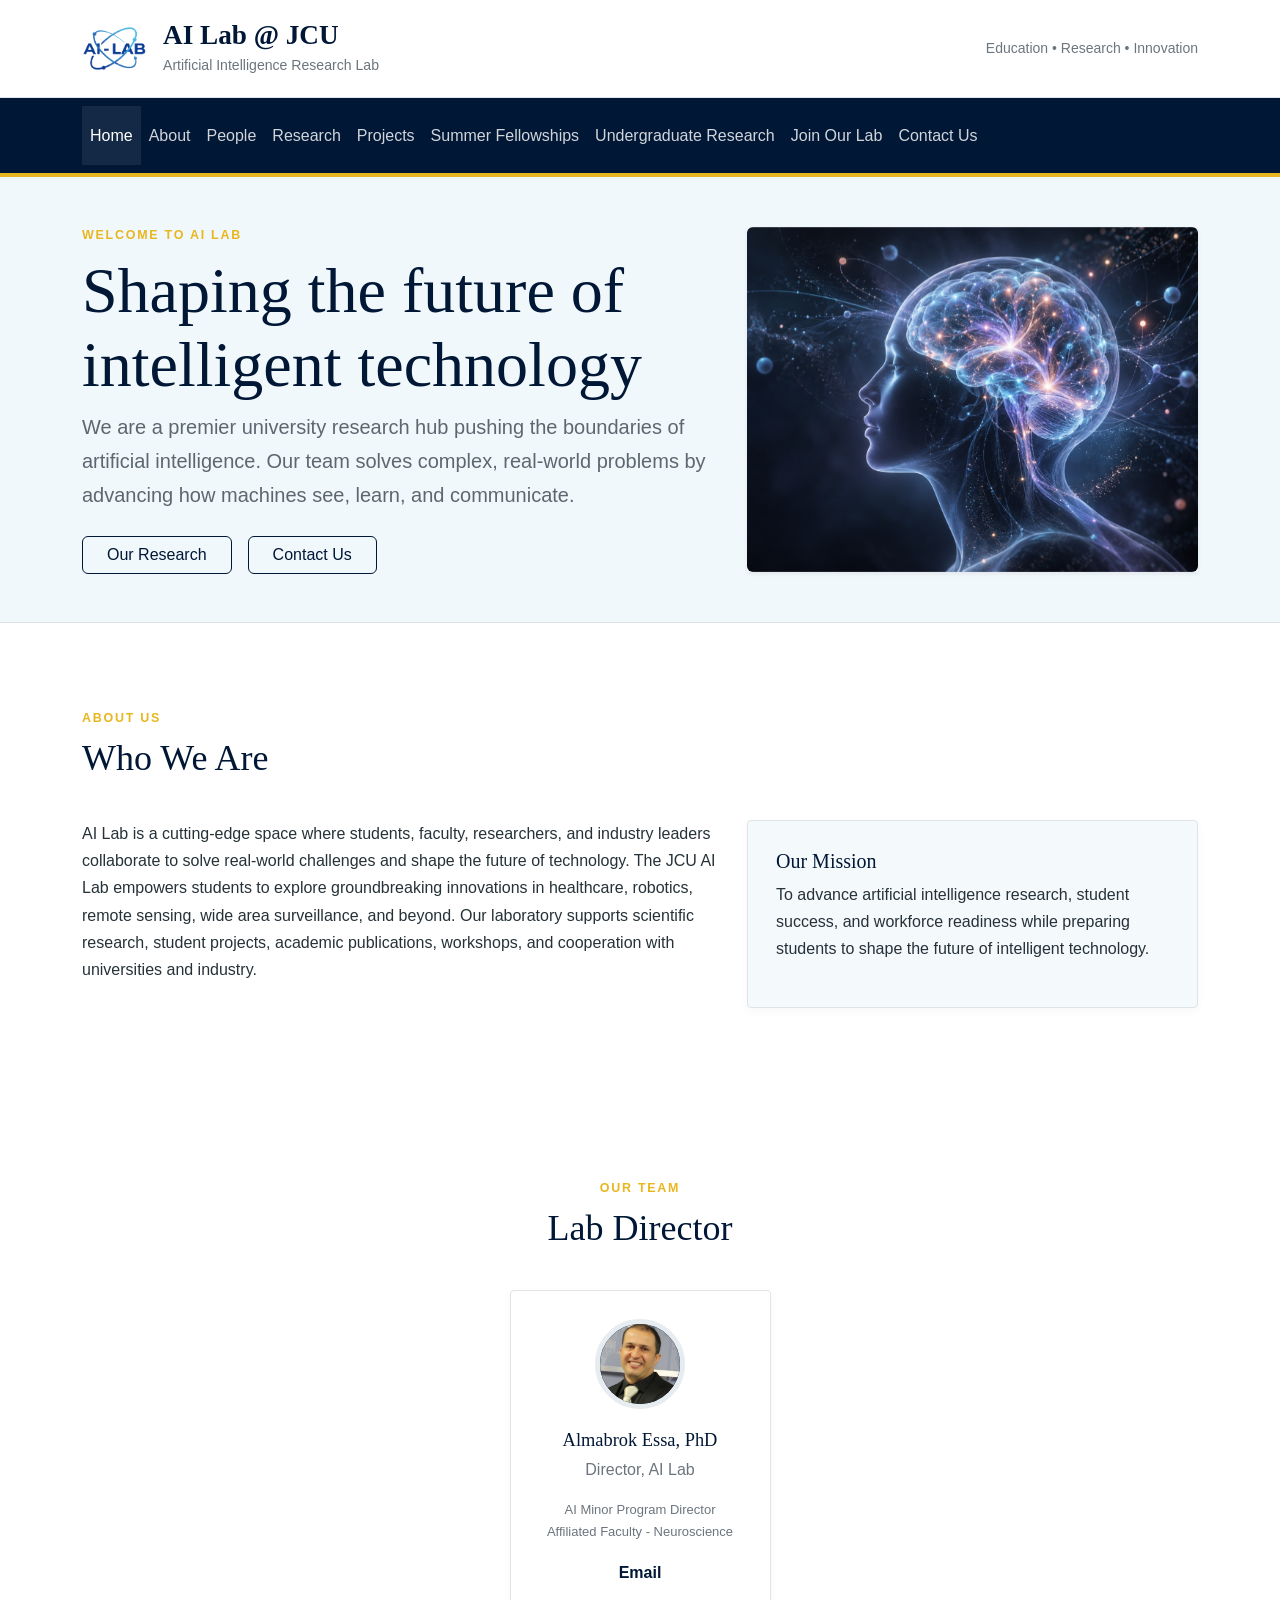
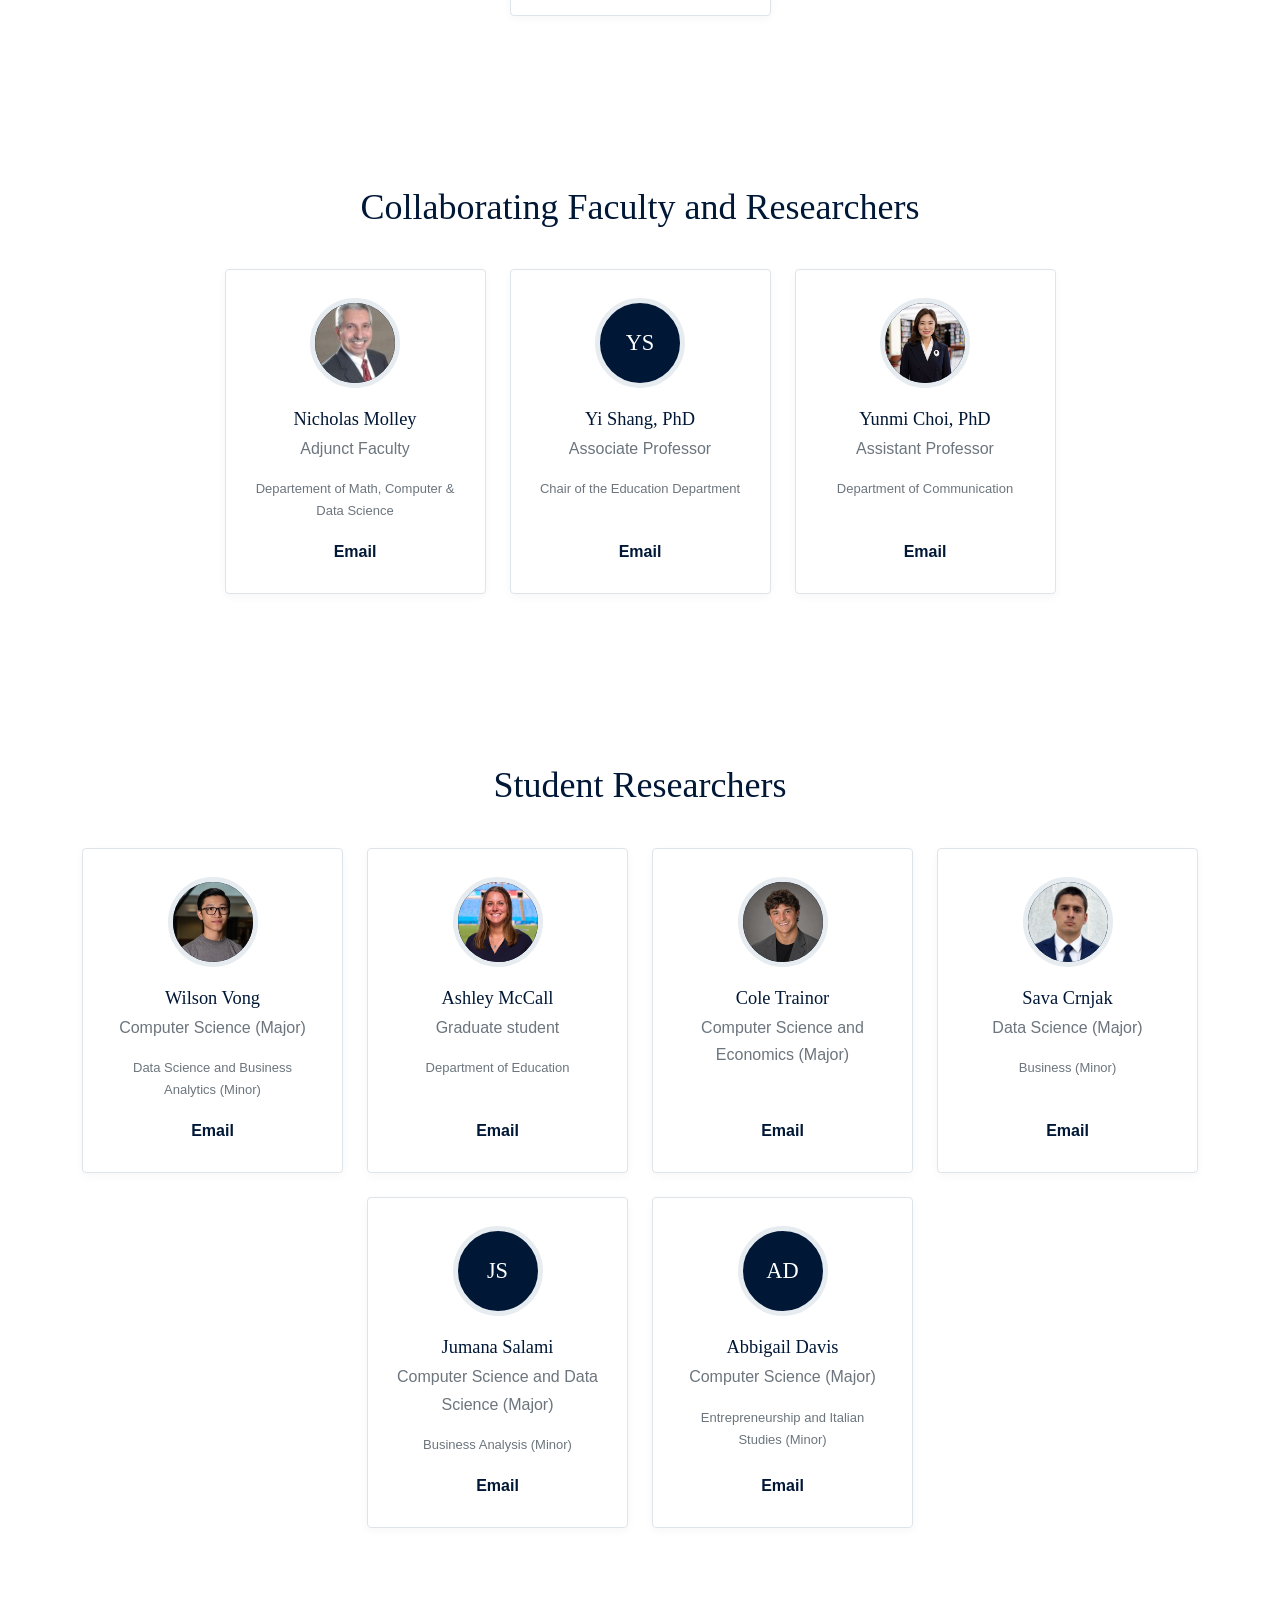
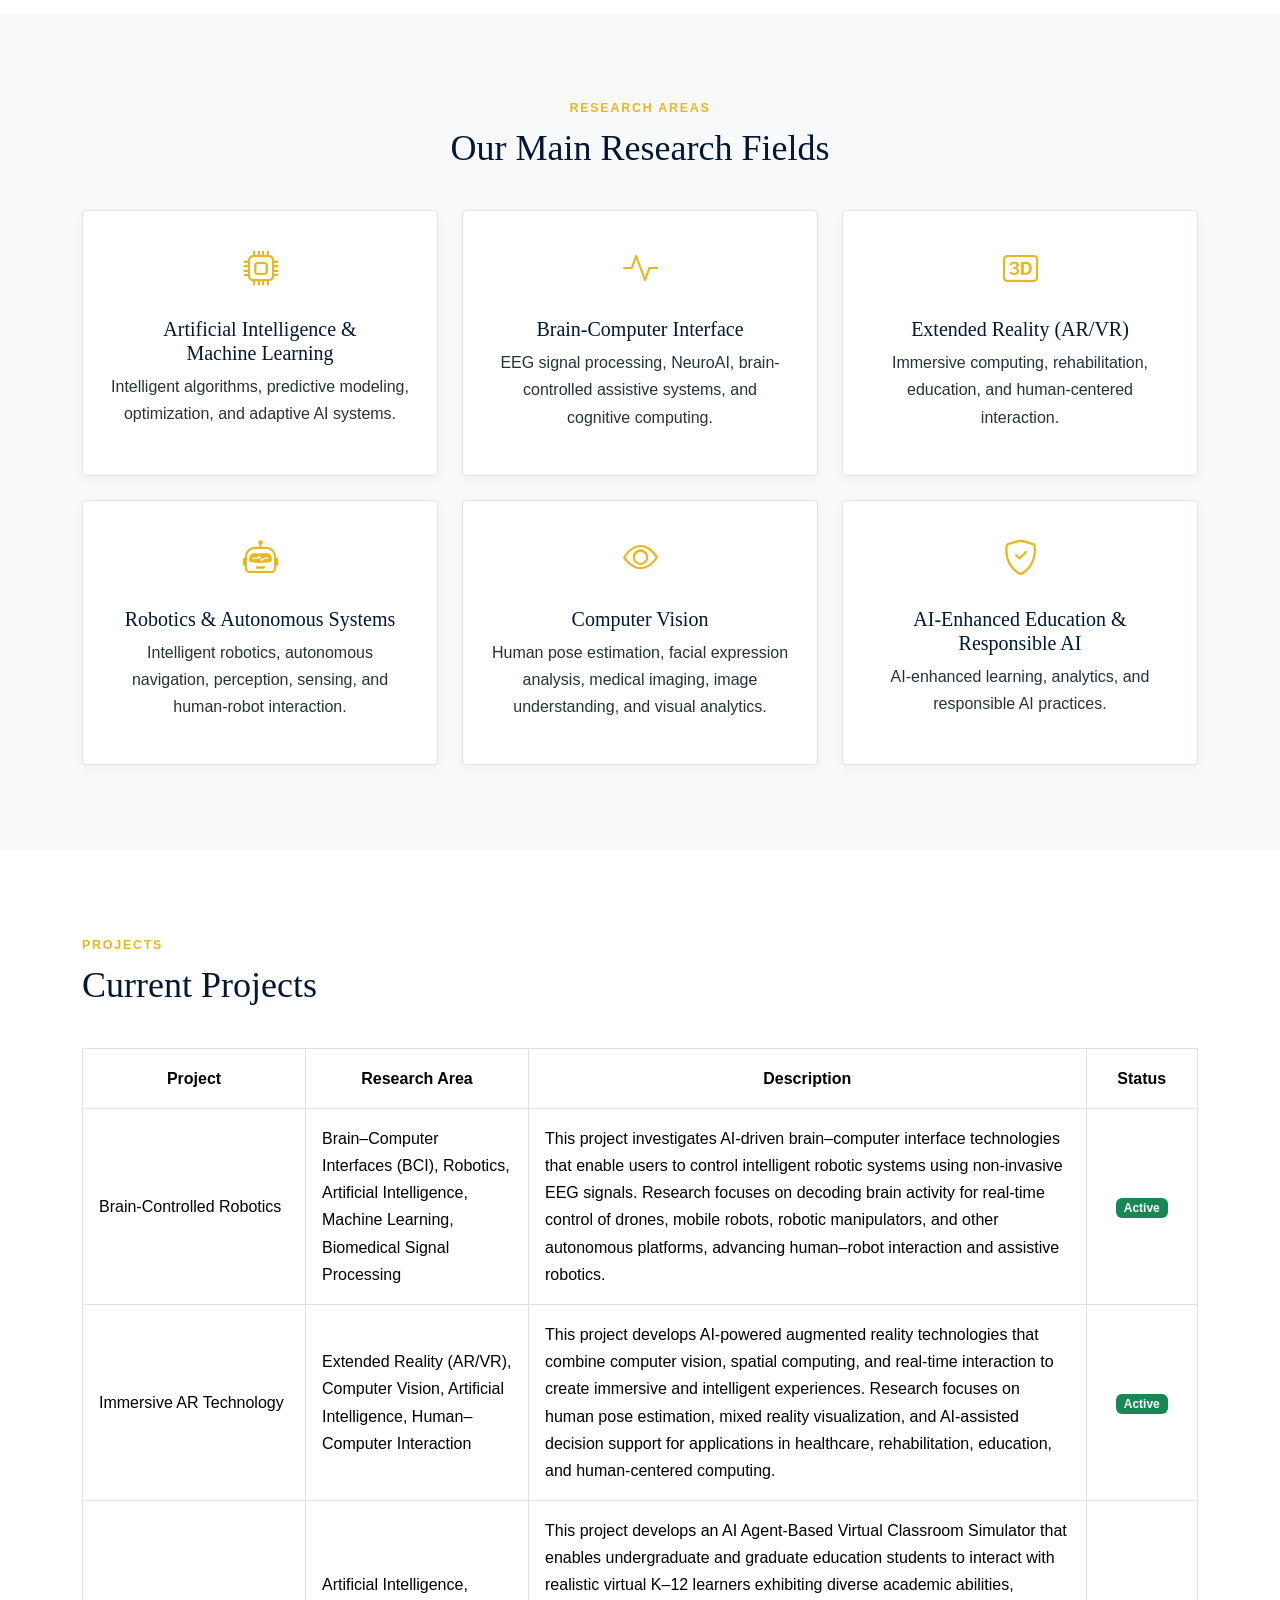
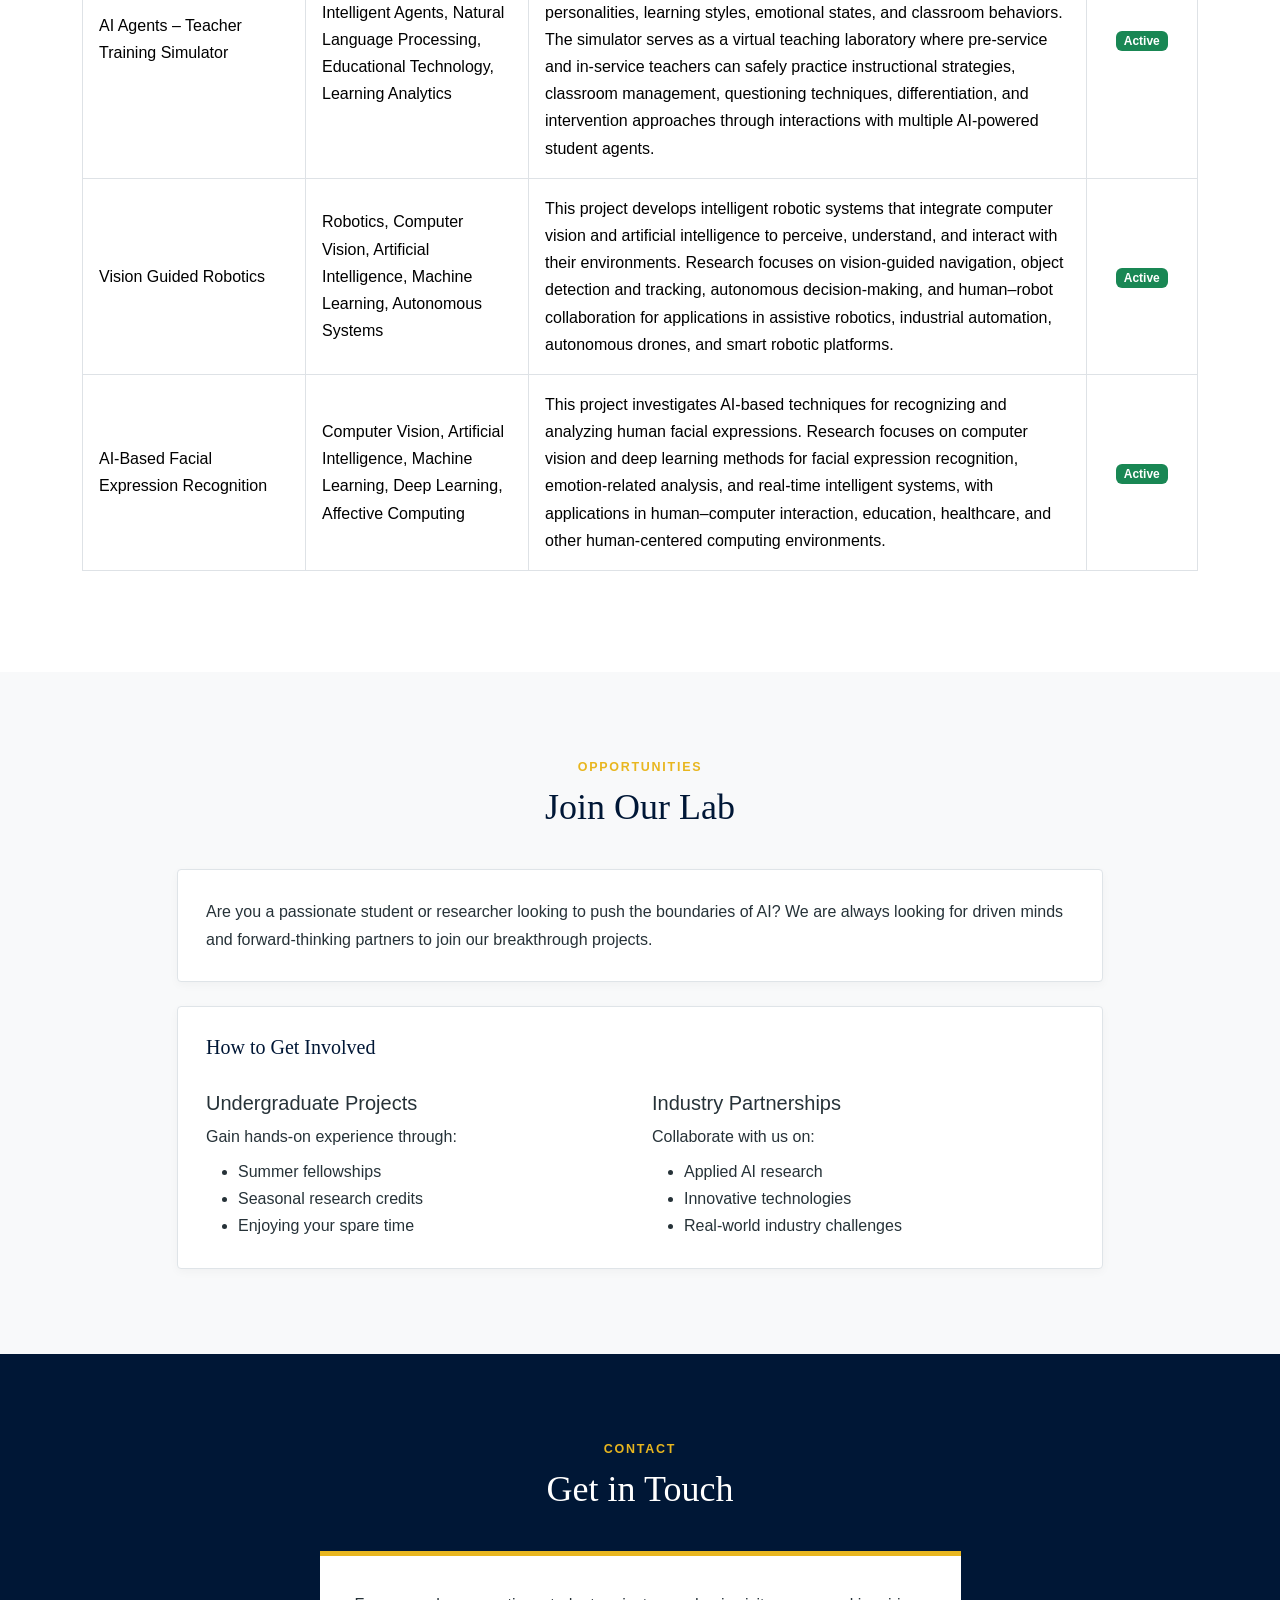
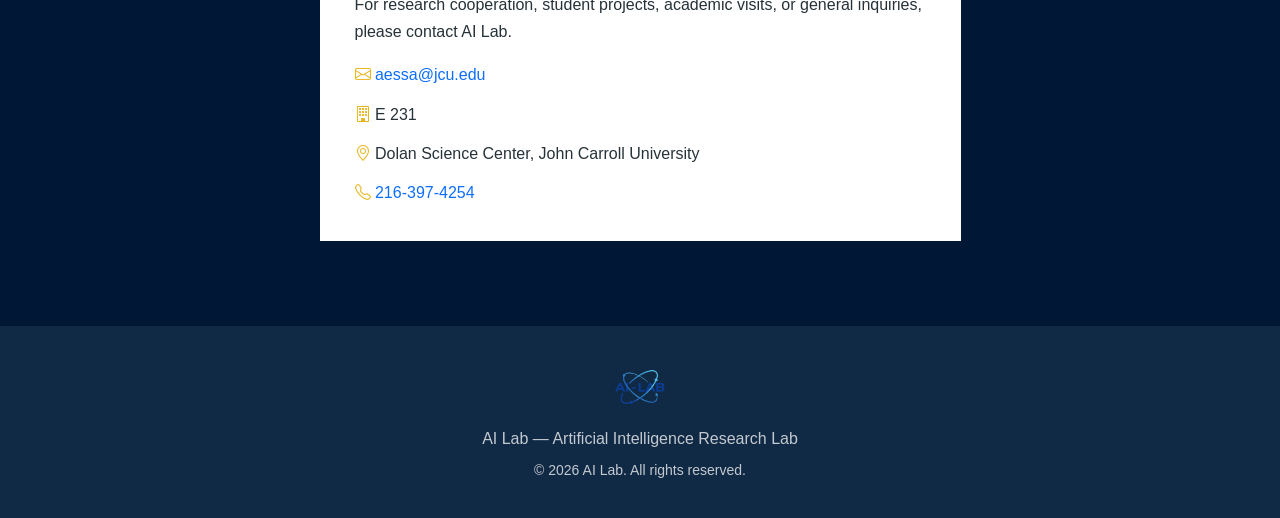
<file: index.html>
<!DOCTYPE html>

<html>
<head>
<meta charset="utf-8"/>
<meta content="width=device-width, initial-scale=1" name="viewport"/>
<meta content="AI LAB — Artificial Intelligence Research Lab" name="description"/>
<title>JCU AI Lab</title>
<link href="https://cdn.jsdelivr.net/npm/bootstrap@5.3.3/dist/css/bootstrap.min.css" rel="stylesheet"/>
<link href="https://cdn.jsdelivr.net/npm/bootstrap-icons@1.11.3/font/bootstrap-icons.min.css" rel="stylesheet"/>
<link href="styles.css" rel="stylesheet"/>

</head>
<link rel="icon" type="image/png" href="logo.png">
<body>
<header class="top-header">
<div class="container py-3 d-flex align-items-center justify-content-between">
<a class="brand d-flex align-items-center gap-3" href="#home">
<img alt="AI-LAB Logo" src="logo.png"/>
<div><h1>AI Lab @ JCU</h1><p>Artificial Intelligence Research Lab</p></div>
</a>
<div class="d-none d-md-block small text-secondary">Education • Research • Innovation </div>
</div>
</header>
<nav class="navbar navbar-expand-lg navbar-dark classic-nav sticky-top">
<div class="container">
<button class="navbar-toggler my-2" data-bs-target="#mainMenu" data-bs-toggle="collapse" type="button"><span class="navbar-toggler-icon"></span></button>
<div class="collapse navbar-collapse" id="mainMenu">
<ul class="navbar-nav me-auto">
<li class="nav-item"><a class="nav-link active" href="#home">Home</a></li>
<li class="nav-item"><a class="nav-link" href="#about">About</a></li>
<li class="nav-item"><a class="nav-link" href="#people">People</a></li>
<li class="nav-item"><a class="nav-link" href="#research">Research</a></li>
<li class="nav-item"><a class="nav-link" href="#projects">Projects</a></li>
<li class="nav-item"><a class="nav-link" href="summer-fellowships.html">Summer Fellowships</a></li>
<li class="nav-item"><a class="nav-link" href="Undergraduate Research.html">Undergraduate Research</a></li>
<li class="nav-item"><a class="nav-link" href="#join">Join Our Lab</a></li><li class="nav-item"><a class="nav-link" href="#contact">Contact Us</a></li>
</ul>
</div>
</div>
</nav>
<main>
<section id="home" class="hero">
  <div class="container"><div class="row align-items-center py-5">
    <div class="col-lg-7">
      <p class="section-kicker">Welcome to AI LAB</p>
      <h2>Shaping the future of intelligent technology </h2>
      <p class="lead"> We are a premier university research hub pushing the boundaries of artificial intelligence. Our team solves complex, real-world problems by advancing how machines see, learn, and communicate.</p>
      <div class="d-flex flex-wrap gap-3 mt-4"><a href="#research" class="btn btn-outline-primary px-4">Our Research</a><a href="#contact" class="btn btn-outline-primary px-4">Contact Us</a></div>
    </div>
    <div class="col-lg-5 text-center mt-5 mt-lg-0">
  <div id="heroGallery" class="carousel slide hero-gallery shadow-sm" data-bs-ride="carousel" data-bs-interval="4000">
    <div class="carousel-inner rounded">
		<div class="carousel-item active">
			<img src="watch-your-brain-think.png" class="d-block w-100 hero-gallery-img" alt="AI-generated visualization of neural activity inside a human brain.">
      </div>
    </div>
  </div>
</div>
  </div></div>
</section>
<section class="section-space" id="about"><div class="container">
<div class="section-heading"><p class="section-kicker">About Us</p><h2>Who We Are</h2></div>
<div class="row g-4"><div class="col-lg-7"><p>AI Lab is a cutting-edge space where students, faculty, researchers, and industry leaders collaborate to solve real-world challenges and shape the future of technology. The JCU AI Lab empowers students to explore groundbreaking innovations in healthcare, robotics, remote sensing, wide area surveillance, and beyond. Our laboratory supports scientific research, student projects, academic publications, workshops, and cooperation with universities and industry.
</p></div>
<div class="col-lg-5"><div class="classic-card" style="background-color: #f4f9fc;"><h3>Our Mission</h3><p>To advance artificial intelligence research, student success, and workforce readiness while preparing students to shape the future of intelligent technology.</p></div></div></div>
</div>
</section>

<section class="section-space" id="people" ><div class="container">
<div class="section-heading text-center" ><p class="section-kicker" >Our Team</p><h2>Lab Director</h2></div>
<div class="row g-4 justify-content-center" >
<div class="col-sm-6 col-lg-3" ><div class="member-card text-center h-100"><div class="member-avatar"><img src="IMG_E2418.JPG" alt="Dr. Almabrok Essa" class="img-fluid rounded-circle" style="width:100%; height:100%; object-fit:cover;"></div><h3>Almabrok Essa, PhD</h3><p>Director, AI Lab</p><p class="mb-0" style="font-size: 13px;">AI Minor Program Director</p><p style="font-size: 13px;">Affiliated Faculty - Neuroscience</p><a href="mailto:aessa@jcu.edu">Email</a></div></div>
</div>
</div></section>

<section class="section-space" id="people" ><div class="container">
<div class="section-heading text-center" ><h2>Collaborating Faculty and Researchers</h2></div>
<div class="row g-4 justify-content-center" >
<div class="col-sm-6 col-lg-3"><div class="member-card text-center h-100"><div class="member-avatar"><img src="87.png" alt="Nicholas Molley" class="rounded-circle" style="width:100%; height:100%; object-fit:cover;"></div><h3>Nicholas Molley</h3><p>Adjunct Faculty</p><p style="font-size: 13px;">Departement of Math, Computer & Data Science</p><a href="mailto:nmolley@jcu.edu">Email</a></div></div>
<div class="col-sm-6 col-lg-3"><div class="member-card text-center h-100 d-flex flex-column"><div class="member-avatar">YS</div><h3>Yi Shang, PhD</h3><p>Associate Professor</p><p style="font-size: 13px;">Chair of the Education Department</p><a class="mt-auto" href="mailto:yshang@jcu.edu">Email</a></div></div>
<div class="col-sm-6 col-lg-3"><div class="member-card text-center h-100 d-flex flex-column"><div class="member-avatar"><img src="Yunmi.JPG" alt="Yunmi Choi" class="rounded-circle" style="width:100%; height:100%; object-fit:cover;"></div><h3>Yunmi Choi, PhD</h3><p >Assistant Professor</p><p style="font-size: 13px;">Department of Communication</p><a class="mt-auto" href="mailto:ychoi@jcu.edu">Email</a></div></div>
</div>
</div></section>
<section class="section-space " id="people" ><div class="container">
<div class="section-heading text-center" ><h2>Student Researchers</h2></div>
<div class="row g-4 justify-content-center" >
<div class="col-sm-6 col-lg-3"><div class="member-card text-center h-100"><div class="member-avatar"><img src="Vong_Headshot.png" alt="Wilson Vong" class="rounded-circle" style="width:100%; height:100%; object-fit:cover;"></div><h3>Wilson Vong</h3><p >Computer Science (Major)</p><p style="font-size: 13px;">Data Science and Business Analytics (Minor)</p><a href="mailto:wvong28@jcu.edu">Email</a></div></div>
<div class="col-sm-6 col-lg-3"><div class="member-card text-center h-100 d-flex flex-column"><div class="member-avatar"><img src="Ashley.jpg" alt="Ashley McCall" class="rounded-circle" style="width:100%; height:100%; object-fit:cover;"></div><h3>Ashley McCall</h3><p >Graduate student</p><p style="font-size: 13px;">Department of Education</p><a class="mt-auto" href="mailto:ashleycmccall@gmail.com">Email</a></div></div>
<div class="col-sm-6 col-lg-3"><div class="member-card text-center h-100 d-flex flex-column"><div class="member-avatar"><img src="trainor.png" alt="Cole Trainor" class="rounded-circle" style="width:100%; height:100%; object-fit:cover;"></div><h3>Cole Trainor</h3><p >Computer Science and Economics (Major)</p><a class="mt-auto" href="mailto:ctrainor30@jcu.edu">Email</a></div></div>
<div class="col-sm-6 col-lg-3"><div class="member-card text-center h-100 d-flex flex-column"><div class="member-avatar"><img src="Sava.jpeg" alt="Sava Crnjak" class="rounded-circle" style="width:100%; height:100%; object-fit:cover;"></div><h3>Sava Crnjak</h3><p >Data Science (Major)</p><p style="font-size: 13px;">Business (Minor)</p><a class="mt-auto" href="mailto:scrnjak28@jcu.edu">Email</a></div></div>
<div class="col-sm-6 col-lg-3"><div class="member-card text-center h-100 d-flex flex-column"><div class="member-avatar">JS</div><h3>Jumana Salami</h3><p >Computer Science and Data Science (Major)</p><p style="font-size: 13px;">Business Analysis (Minor)</p><a class="mt-auto" href="mailto:jsalami28@jcu.edu">Email</a></div></div>
<div class="col-sm-6 col-lg-3"><div class="member-card text-center h-100 d-flex flex-column"><div class="member-avatar">AD</div><h3>Abbigail Davis</h3><p >Computer Science (Major)</p><p style="font-size: 13px;">Entrepreneurship and Italian Studies (Minor)</p><a class="mt-auto" href="mailto:adavis28@jcu.edu">Email</a></div></div>
</div>
</div></section>

<section class="section-space bg-light" id="research"><div class="container">
<div class="section-heading text-center"><p class="section-kicker">Research Areas</p><h2>Our Main Research Fields</h2></div>
<div class="row g-4">
<div class="col-md-6 col-lg-4"><div class="classic-card h-100 text-center"><i class="bi bi-cpu card-icon"></i><h3>Artificial Intelligence & <br> Machine Learning</h3><p>Intelligent algorithms, predictive modeling, optimization, and adaptive AI systems.</p></div></div>
<div class="col-md-6 col-lg-4"><div class="classic-card h-100 text-center"><i class="bi bi-activity card-icon"></i><h3>Brain-Computer Interface</h3><p>EEG signal processing, NeuroAI, brain-controlled assistive systems, and cognitive computing.</p></div></div>
<div class="col-md-6 col-lg-4"><div class="classic-card h-100 text-center"><i class="bi bi-badge-3d card-icon"></i><h3>Extended Reality (AR/VR)</h3><p>Immersive computing, rehabilitation, education, and human-centered interaction.</p></div></div>
<div class="col-md-6 col-lg-4"><div class="classic-card h-100 text-center"><i class="bi bi-robot card-icon"></i><h3>Robotics & Autonomous Systems</h3><p>Intelligent robotics, autonomous navigation, perception, sensing, and human-robot interaction.</p></div></div>
<div class="col-md-6 col-lg-4"><div class="classic-card h-100 text-center"><i class="bi bi-eye card-icon"></i><h3>Computer Vision</h3><p>Human pose estimation, facial expression analysis, medical imaging, image understanding, and visual analytics.</p></div></div>
<div class="col-md-6 col-lg-4"><div class="classic-card h-100 text-center"><i class="bi bi-shield-check card-icon"></i><h3>AI-Enhanced Education & Responsible AI</h3><p>AI-enhanced learning, analytics, and responsible AI practices.</p></div></div>
</div>
</div></section>
<section class="section-space" id="projects"><div class="container">
<div class="section-heading"><p class="section-kicker">Projects</p><h2>Current Projects</h2></div>
<div class="table-responsive"><table class="table table-bordered align-middle classic-table"><thead class="text-center align-middle"><tr><th style="width:20%;">Project</th>
<th style="width:20%;">Research Area</th><th style="width:50%;">Description</th><th style="width:10%;">Status</th></tr></thead><tbody>
<tr><td>Brain-Controlled Robotics</td><td>Brain–Computer Interfaces (BCI), Robotics, Artificial Intelligence, Machine Learning, Biomedical Signal Processing</td><td>This project investigates AI-driven brain–computer interface technologies that enable users to control intelligent robotic systems using non-invasive EEG signals. Research focuses on decoding brain activity for real-time control of drones, mobile robots, robotic manipulators, and other autonomous platforms, advancing human–robot interaction and assistive robotics.</td><td class="text-center align-middle"><span class="badge text-bg-success">Active</span></td></tr>
<tr><td>Immersive AR Technology</td><td>Extended Reality (AR/VR), Computer Vision, Artificial Intelligence, Human–Computer Interaction</td><td>This project develops AI-powered augmented reality technologies that combine computer vision, spatial computing, and real-time interaction to create immersive and intelligent experiences. Research focuses on human pose estimation, mixed reality visualization, and AI-assisted decision support for applications in healthcare, rehabilitation, education, and human-centered computing.</td><td class="text-center align-middle"><span class="badge text-bg-success">Active</span></td></tr>
<tr><td>AI Agents – Teacher Training Simulator</td><td>Artificial Intelligence, Intelligent Agents, Natural Language Processing, Educational Technology, Learning Analytics</td><td>This project develops an AI Agent-Based Virtual Classroom Simulator that enables undergraduate and graduate education students to interact with realistic virtual K–12 learners exhibiting diverse academic abilities, personalities, learning styles, emotional states, and classroom behaviors. The simulator serves as a virtual teaching laboratory where pre-service and in-service teachers can safely practice instructional strategies, classroom management, questioning techniques, differentiation, and intervention approaches through interactions with multiple AI-powered student agents.</td><td class="text-center align-middle"><span class="badge text-bg-success">Active</span></td></tr>
<tr><td>Vision Guided Robotics </td><td> Robotics, Computer Vision, Artificial Intelligence, Machine Learning, Autonomous Systems </td><td>This project develops intelligent robotic systems that integrate computer vision and artificial intelligence to perceive, understand, and interact with their environments. Research focuses on vision-guided navigation, object detection and tracking, autonomous decision-making, and human–robot collaboration for applications in assistive robotics, industrial automation, autonomous drones, and smart robotic platforms.</td><td class="text-center align-middle"><span class="badge text-bg-success">Active</span></td></tr>
<tr><td>AI-Based Facial Expression Recognition </td><td> Computer Vision, Artificial Intelligence, Machine Learning, Deep Learning, Affective Computing</td><td>This project investigates AI-based techniques for recognizing and analyzing human facial expressions. Research focuses on computer vision and deep learning methods for facial expression recognition, emotion-related analysis, and real-time intelligent systems, with applications in human–computer interaction, education, healthcare, and other human-centered computing environments.</td><td class="text-center align-middle"><span class="badge text-bg-success">Active</span></td></tr>
</tbody></table></div>
</div></section>

<section class="section-space bg-light" id="join">
<div class="container">
<div class="section-heading text-center">
<p class="section-kicker">Opportunities</p>
<h2>Join Our Lab</h2>
</div>
<div class="row g-4 justify-content-center">
<div class="col-lg-10">
<div class="classic-card mb-4">
<p class="mb-0">Are you a passionate student or researcher looking to push the boundaries of AI? We are always looking for driven minds and forward-thinking partners to join our breakthrough projects.</p>
</div>
<div class="classic-card">
<h3>How to Get Involved</h3>
<div class="row g-4 mt-1">
<div class="col-md-6">
<h4 class="h5">Undergraduate Projects</h4>
<p class="mb-2">Gain hands-on experience through:</p>
<ul class="mb-0">
<li>Summer fellowships</li>
<li>Seasonal research credits</li>
<li>Enjoying your spare time</li>
</ul>
</div>
<div class="col-md-6">
<h4 class="h5">Industry Partnerships</h4>
<p class="mb-2"> Collaborate with us on:</p>
<ul class="mb-0">
<li>Applied AI research</li>
<li>Innovative technologies</li>
<li>Real-world industry challenges</li>
</ul> 
</div>
</div>
</div>
</div>
</div>
</div>
</section>
<section class="section-space contact-section" id="contact"><div class="container">
<div class="section-heading text-center"><p class="section-kicker">Contact</p><h2 class="text-white">Get in Touch</h2></div>
<div class="row justify-content-center"><div class="col-lg-7"><div class="contact-box">
<p>For research cooperation, student projects, academic visits, or general inquiries, please contact AI Lab.</p>
<ul class="list-unstyled mb-0">
<li><i class="bi bi-envelope"></i> <a href="mailto:aessa@jcu.edu">aessa@jcu.edu</a></li>
<li><i class="bi bi-building"></i> E 231</li>
<li><i class="bi bi-geo-alt"></i> Dolan Science Center, John Carroll University</li>
<li><i class="bi bi-telephone"></i> <a href="tel:+12163974254">216-397-4254</a></li>
</ul>
</div></div></div>
</div></section>
</main>
<footer class="footer"><div class="container text-center"><img alt="AI-LAB Logo" src="logo.png"/><p class="mb-1">AI Lab — Artificial Intelligence Research Lab</p><small>© <span id="year"></span> AI Lab. All rights reserved.</small></div></footer>
<script src="https://cdn.jsdelivr.net/npm/bootstrap@5.3.3/dist/js/bootstrap.bundle.min.js"></script>
<script src="script.js"></script>
</body>
</html>
</file>
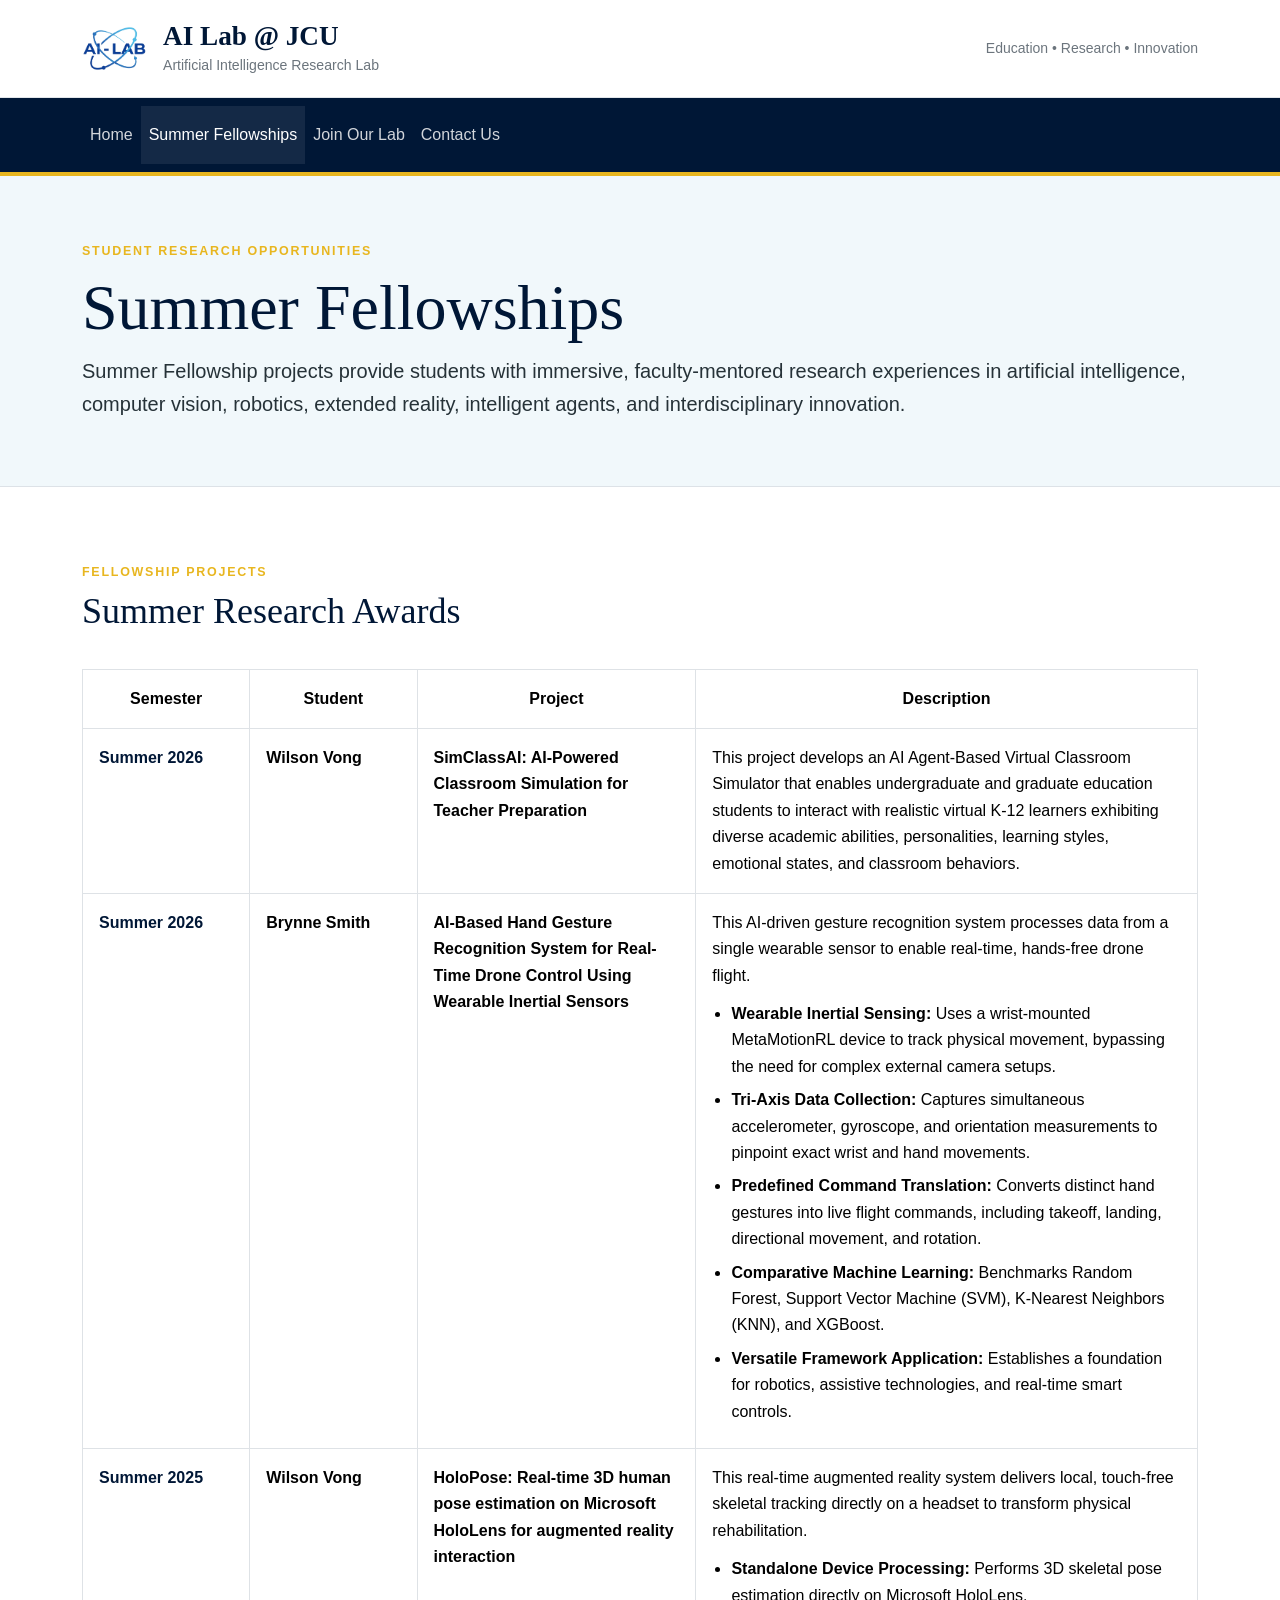
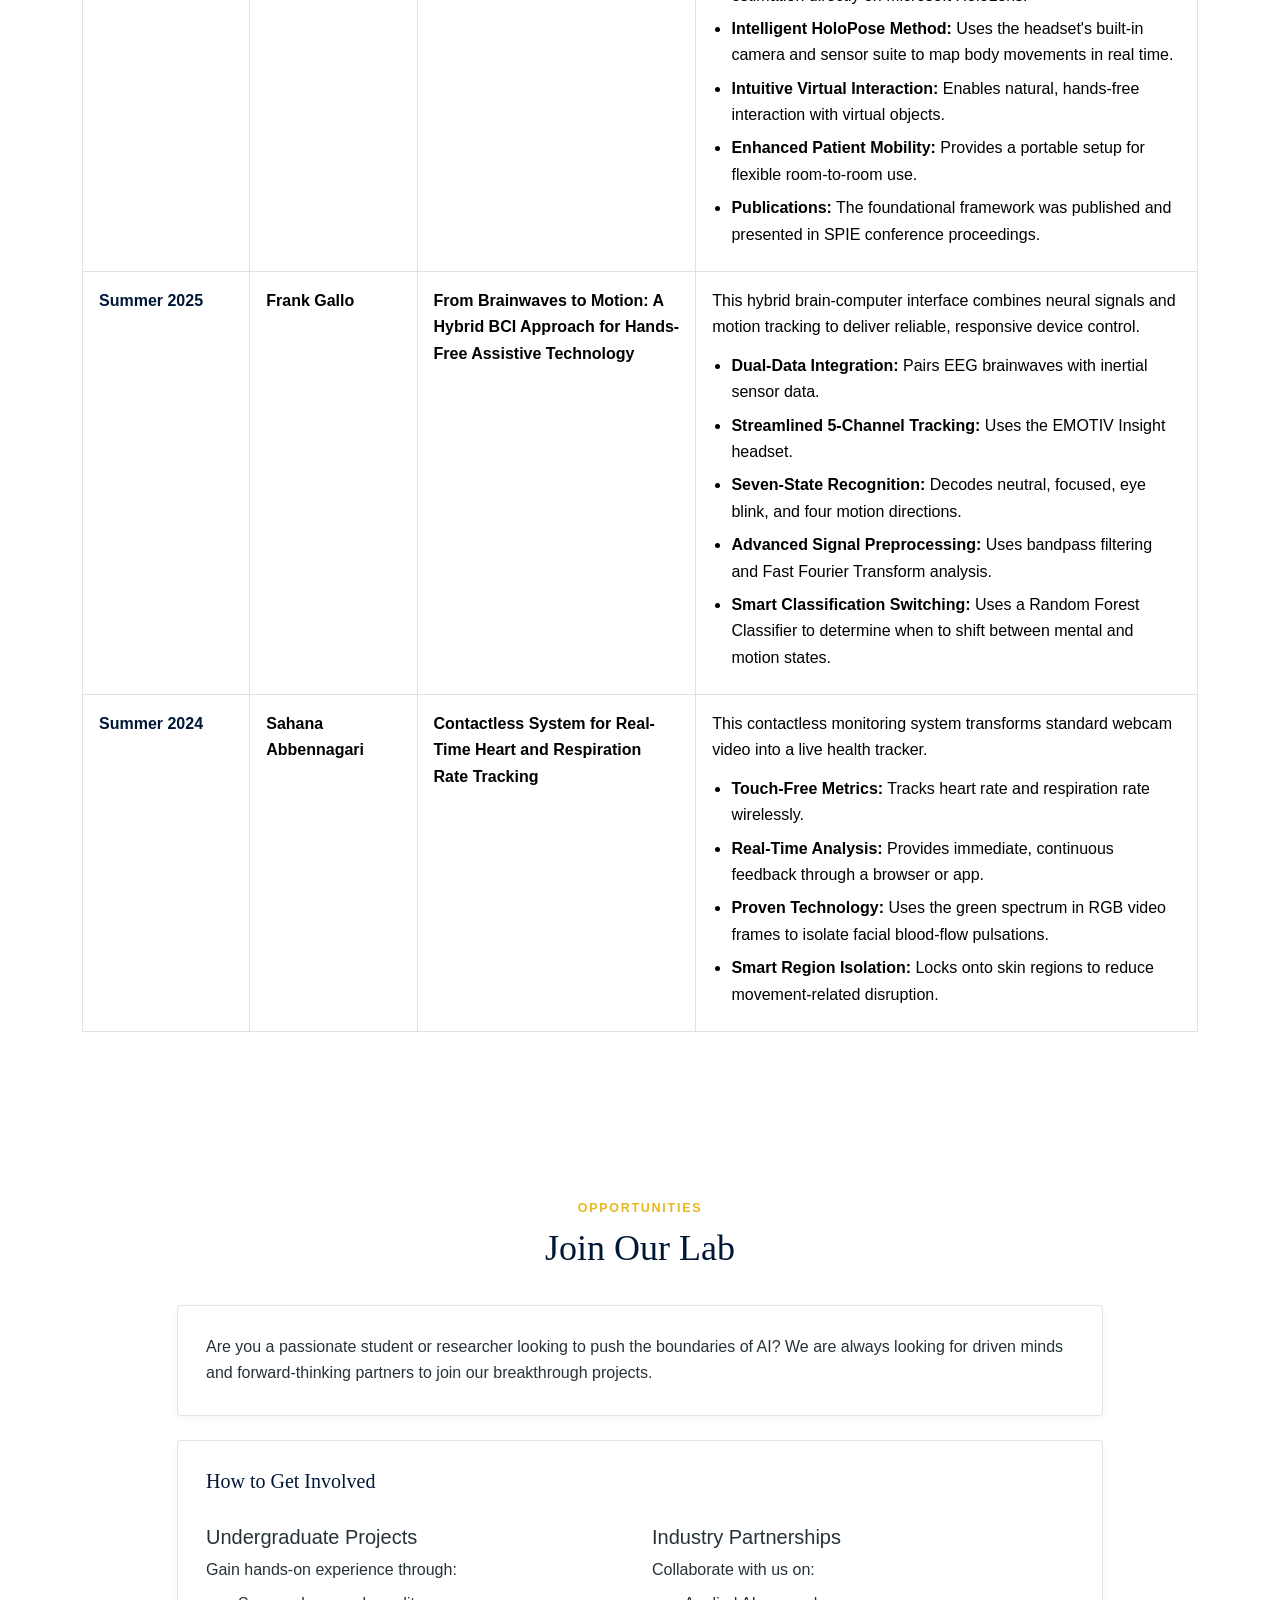
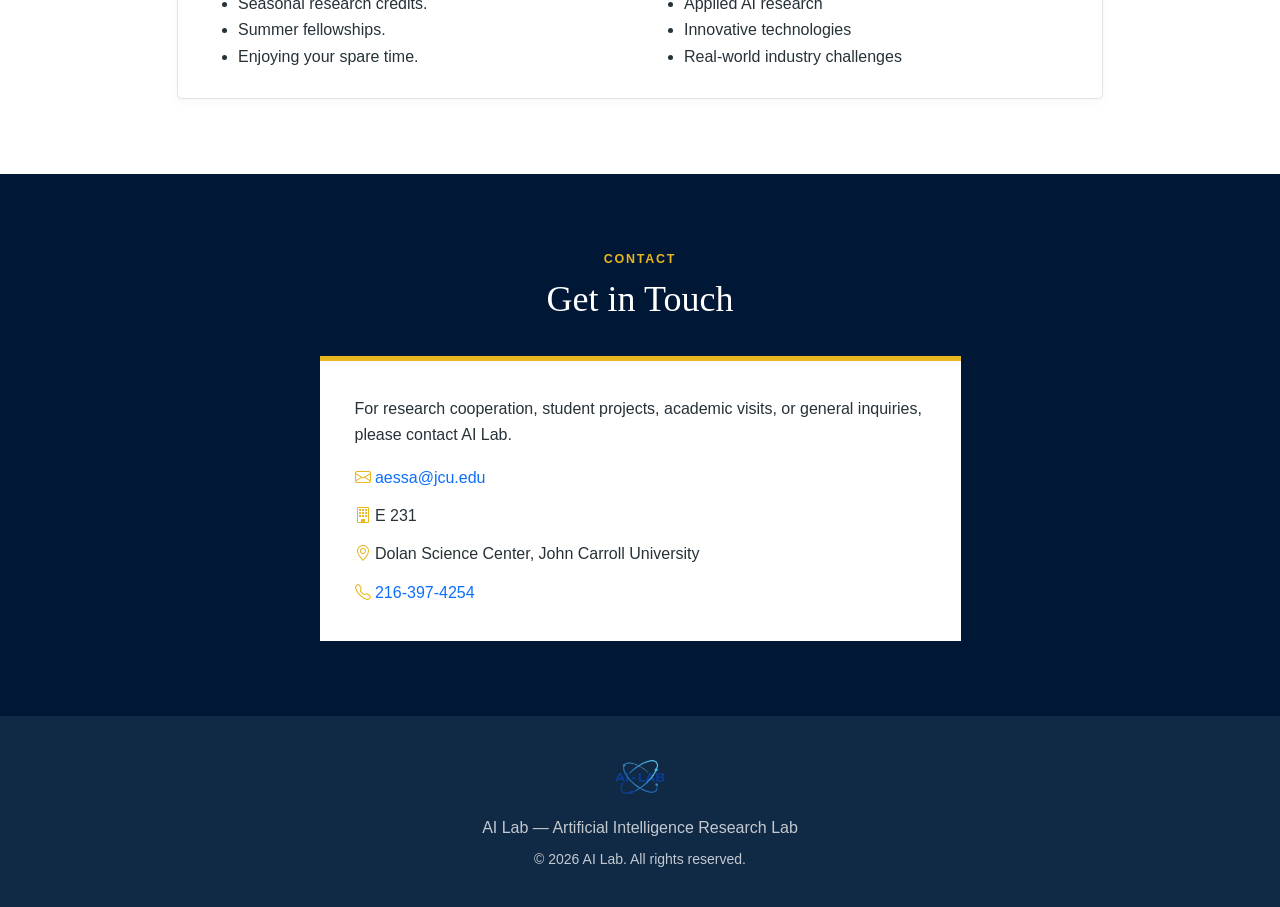
<file: summer-fellowships.html>
<!doctype html>
<html lang="en">
<head>
  <meta charset="utf-8">
  <meta name="viewport" content="width=device-width, initial-scale=1">
  <meta name="description" content="AI-LAB Summer Fellowships">
  <title>Summer Fellowships @ JCU AI Lab</title>
  <link href="https://cdn.jsdelivr.net/npm/bootstrap@5.3.3/dist/css/bootstrap.min.css" rel="stylesheet">
  <link href="https://cdn.jsdelivr.net/npm/bootstrap-icons@1.11.3/font/bootstrap-icons.min.css" rel="stylesheet">
  <link href="styles.css" rel="stylesheet">
  <style>
    body{font-family:Arial,Helvetica,sans-serif;color:#263238;line-height:1.65}
    .top-header{background:#fff;border-bottom:1px solid #e2e6ea}.brand{color:#001736;text-decoration:none}.brand img{width:65px;height:65px;object-fit:contain}.brand h1{margin:0;font-family:Georgia,'Times New Roman',serif;font-size:1.7rem;font-weight:700}.brand p{margin:2px 0 0;color:#6c757d;font-size:.88rem}
    .classic-nav{background:#001736;border-bottom:4px solid #e8b61f}.classic-nav .nav-link{color:rgba(255,255,255,.82);padding:1rem 1.1rem}.classic-nav .nav-link:hover,.classic-nav .nav-link.active{color:#fff;background:rgba(255,255,255,.08)}
    .page-hero{background:#F1F8FB;border-bottom:1px solid #dde2e7;padding:65px 0}.page-hero h2,.section-heading h2{font-family:Georgia,'Times New Roman',serif;color:#001736}.page-hero h2{font-size:clamp(2.2rem,5vw,4rem)}
    .section-space{padding:75px 0}.section-kicker{margin-bottom:8px;color:#e8b61f;text-transform:uppercase;letter-spacing:.14em;font-weight:700;font-size:.78rem}.section-heading{margin-bottom:35px}.section-heading h2{font-size:2.25rem}
    .classic-table{min-width:1100px}.classic-table thead{background:#001736;color:#fff}.classic-table th,.classic-table td{padding:16px;vertical-align:top}.classic-table td:first-child{white-space:nowrap;font-weight:700;color:#001736}.classic-table td:nth-child(2){font-weight:700;min-width:150px}.classic-table td:nth-child(3){min-width:260px;font-weight:600}.description-list{margin:12px 0 0;padding-left:1.2rem}.description-list li{margin-bottom:7px}
    .classic-card{background:#fff;border:1px solid #dfe4e8;border-radius:4px;padding:28px;box-shadow:0 3px 10px rgba(0,0,0,.035)}.contact-section{background:#001736}.contact-box{padding:35px;background:#fff;border-top:5px solid #e8b61f}.contact-box li{margin-top:12px}.contact-box i{width:28px;color:#e8b61f}.footer{padding:35px 0;background:#102944;color:rgba(255,255,255,.75)}.footer img{width:52px;height:52px;object-fit:contain;margin-bottom:12px}
    @media(max-width:767.98px){.brand img{width:52px;height:52px}.brand h1{font-size:1.4rem}.brand p{font-size:.75rem}.section-space{padding:55px 0}}
  </style>
</head>
<link rel="icon" type="image/png" href="logo.png">
<body>
<header class="top-header"><div class="container py-3 d-flex align-items-center justify-content-between"><a href="index.html" class="brand d-flex align-items-center gap-3"><img src="logo.png" alt="AI-LAB Logo"><div><h1>AI Lab @ JCU</h1><p>Artificial Intelligence Research Lab</p></div></a><div class="d-none d-md-block small text-secondary">Education • Research • Innovation </div></div></header>
<nav class="navbar navbar-expand-lg navbar-dark classic-nav sticky-top"><div class="container"><button class="navbar-toggler my-2" type="button" data-bs-toggle="collapse" data-bs-target="#mainMenu"><span class="navbar-toggler-icon"></span></button><div class="collapse navbar-collapse" id="mainMenu"><ul class="navbar-nav me-auto"><li class="nav-item"><a class="nav-link" href="index.html">Home</a></li><li class="nav-item"><a class="nav-link active" href="summer-fellowships.html">Summer Fellowships</a></li><li class="nav-item"><a class="nav-link" href="#join">Join Our Lab</a></li><li class="nav-item"><a class="nav-link" href="#contact">Contact Us</a></li></ul></div></div></nav>
<main>
<section class="page-hero"><div class="container"><p class="section-kicker">Student Research Opportunities</p><h2>Summer Fellowships</h2><p class="lead mb-0">Summer Fellowship projects provide students with immersive, faculty-mentored research experiences in artificial intelligence, computer vision, robotics, extended reality, intelligent agents, and interdisciplinary innovation.</p></div></section>
<section class="section-space"><div class="container"><div class="section-heading"><p class="section-kicker">Fellowship Projects</p><h2>Summer Research Awards</h2></div><div class="table-responsive"><table class="table table-bordered classic-table"><thead class="text-center align-middle"><tr><th style="width: 15%;">Semester</th><th style="width: 15%;">Student</th><th style="width: 25%;">Project</th><th style="width: 45%;">Description</th></tr></thead><tbody>
<tr><td>Summer 2026</td><td>Wilson Vong</td><td>SimClassAI: AI-Powered Classroom Simulation for Teacher Preparation</td><td>This project develops an AI Agent-Based Virtual Classroom Simulator that enables undergraduate and graduate education students to interact with realistic virtual K-12 learners exhibiting diverse academic abilities, personalities, learning styles, emotional states, and classroom behaviors.</td></tr>
<tr><td>Summer 2026</td><td>Brynne Smith</td><td>AI-Based Hand Gesture Recognition System for Real-Time Drone Control Using Wearable Inertial Sensors</td><td>This AI-driven gesture recognition system processes data from a single wearable sensor to enable real-time, hands-free drone flight.<ul class="description-list"><li><strong>Wearable Inertial Sensing:</strong> Uses a wrist-mounted MetaMotionRL device to track physical movement, bypassing the need for complex external camera setups.</li><li><strong>Tri-Axis Data Collection:</strong> Captures simultaneous accelerometer, gyroscope, and orientation measurements to pinpoint exact wrist and hand movements.</li><li><strong>Predefined Command Translation:</strong> Converts distinct hand gestures into live flight commands, including takeoff, landing, directional movement, and rotation.</li><li><strong>Comparative Machine Learning:</strong> Benchmarks Random Forest, Support Vector Machine (SVM), K-Nearest Neighbors (KNN), and XGBoost.</li><li><strong>Versatile Framework Application:</strong> Establishes a foundation for robotics, assistive technologies, and real-time smart controls.</li></ul></td></tr>
<tr><td>Summer 2025</td><td>Wilson Vong</td><td>HoloPose: Real-time 3D human pose estimation on Microsoft HoloLens for augmented reality interaction</td><td>This real-time augmented reality system delivers local, touch-free skeletal tracking directly on a headset to transform physical rehabilitation.<ul class="description-list"><li><strong>Standalone Device Processing:</strong> Performs 3D skeletal pose estimation directly on Microsoft HoloLens.</li><li><strong>Intelligent HoloPose Method:</strong> Uses the headset's built-in camera and sensor suite to map body movements in real time.</li><li><strong>Intuitive Virtual Interaction:</strong> Enables natural, hands-free interaction with virtual objects.</li><li><strong>Enhanced Patient Mobility:</strong> Provides a portable setup for flexible room-to-room use.</li><li><strong>Publications:</strong> The foundational framework was published and presented in SPIE conference proceedings.</li></ul></td></tr>
<tr><td>Summer 2025</td><td>Frank Gallo</td><td>From Brainwaves to Motion: A Hybrid BCI Approach for Hands-Free Assistive Technology</td><td>This hybrid brain-computer interface combines neural signals and motion tracking to deliver reliable, responsive device control.<ul class="description-list"><li><strong>Dual-Data Integration:</strong> Pairs EEG brainwaves with inertial sensor data.</li><li><strong>Streamlined 5-Channel Tracking:</strong> Uses the EMOTIV Insight headset.</li><li><strong>Seven-State Recognition:</strong> Decodes neutral, focused, eye blink, and four motion directions.</li><li><strong>Advanced Signal Preprocessing:</strong> Uses bandpass filtering and Fast Fourier Transform analysis.</li><li><strong>Smart Classification Switching:</strong> Uses a Random Forest Classifier to determine when to shift between mental and motion states.</li></ul></td></tr>
<tr><td>Summer 2024</td><td>Sahana Abbennagari</td><td>Contactless System for Real-Time Heart and Respiration Rate Tracking</td><td>This contactless monitoring system transforms standard webcam video into a live health tracker.<ul class="description-list"><li><strong>Touch-Free Metrics:</strong> Tracks heart rate and respiration rate wirelessly.</li><li><strong>Real-Time Analysis:</strong> Provides immediate, continuous feedback through a browser or app.</li><li><strong>Proven Technology:</strong> Uses the green spectrum in RGB video frames to isolate facial blood-flow pulsations.</li><li><strong>Smart Region Isolation:</strong> Locks onto skin regions to reduce movement-related disruption.</li></ul></td></tr>
</tbody></table></div></div></section>

<section id="join" class="section-space"><div class="container"><div class="section-heading text-center"><p class="section-kicker">Opportunities</p><h2>Join Our Lab</h2></div><div class="row g-4 justify-content-center"><div class="col-lg-10"><div class="classic-card mb-4"><p class="mb-0">Are you a passionate student or researcher looking to push the boundaries of AI? We are always looking for driven minds and forward-thinking partners to join our breakthrough projects.</p></div><div class="classic-card"><h3>How to Get Involved</h3><div class="row g-4 mt-1"><div class="col-md-6"><h4 class="h5">Undergraduate Projects</h4><p class="mb-2">Gain hands-on experience through:</p><ul class="mb-0"><li>Seasonal research credits.</li><li>Summer fellowships.</li><li>Enjoying your spare time.</li></ul></div><div class="col-md-6">
<h4 class="h5">Industry Partnerships</h4>
<p class="mb-2"> Collaborate with us on:</p>
<ul class="mb-0">
<li>Applied AI research</li>
<li>Innovative technologies</li>
<li>Real-world industry challenges</li>
</ul> 
</div></div></div></div></div></div></section>
<section id="contact" class="section-space contact-section"><div class="container"><div class="section-heading text-center"><p class="section-kicker">Contact</p><h2 class="text-white">Get in Touch</h2></div><div class="row justify-content-center"><div class="col-lg-7"><div class="contact-box"><p>For research cooperation, student projects, academic visits, or general inquiries, please contact AI Lab.</p><ul class="list-unstyled mb-0"><li><i class="bi bi-envelope"></i> <a href="mailto:aessa@jcu.edu">aessa@jcu.edu</a></li><li><i class="bi bi-building"></i> E 231</li><li><i class="bi bi-geo-alt"></i> Dolan Science Center, John Carroll University</li><li><i class="bi bi-telephone"></i> <a href="tel:+12163974254">216-397-4254</a></li></ul></div></div></div></div></section>
</main>
<footer class="footer"><div class="container text-center"><img src="logo.png" alt="AI-LAB Logo"><p class="mb-1">AI Lab — Artificial Intelligence Research Lab</p><small>&copy; <span id="year"></span> AI Lab. All rights reserved.</small></div></footer>
<script src="https://cdn.jsdelivr.net/npm/bootstrap@5.3.3/dist/js/bootstrap.bundle.min.js"></script><script>document.getElementById('year').textContent=new Date().getFullYear();</script>
</body></html>
</file>
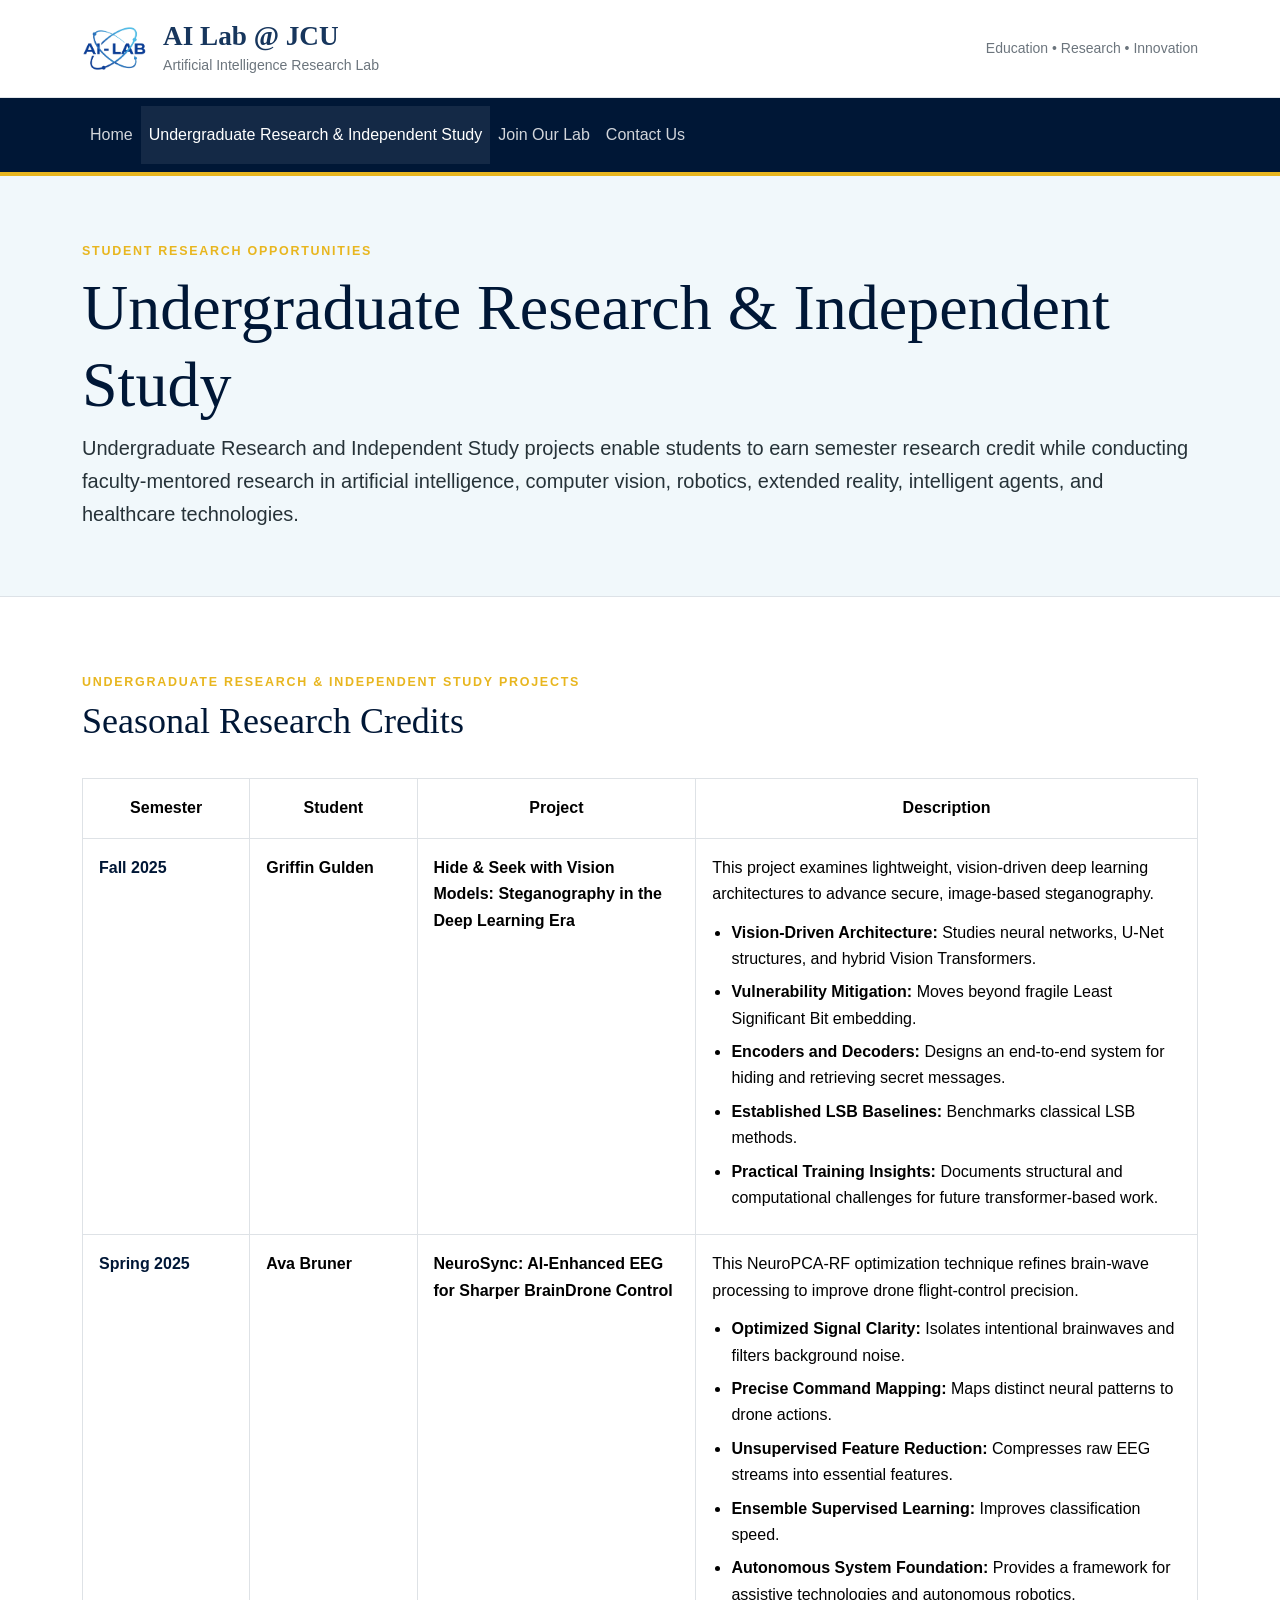
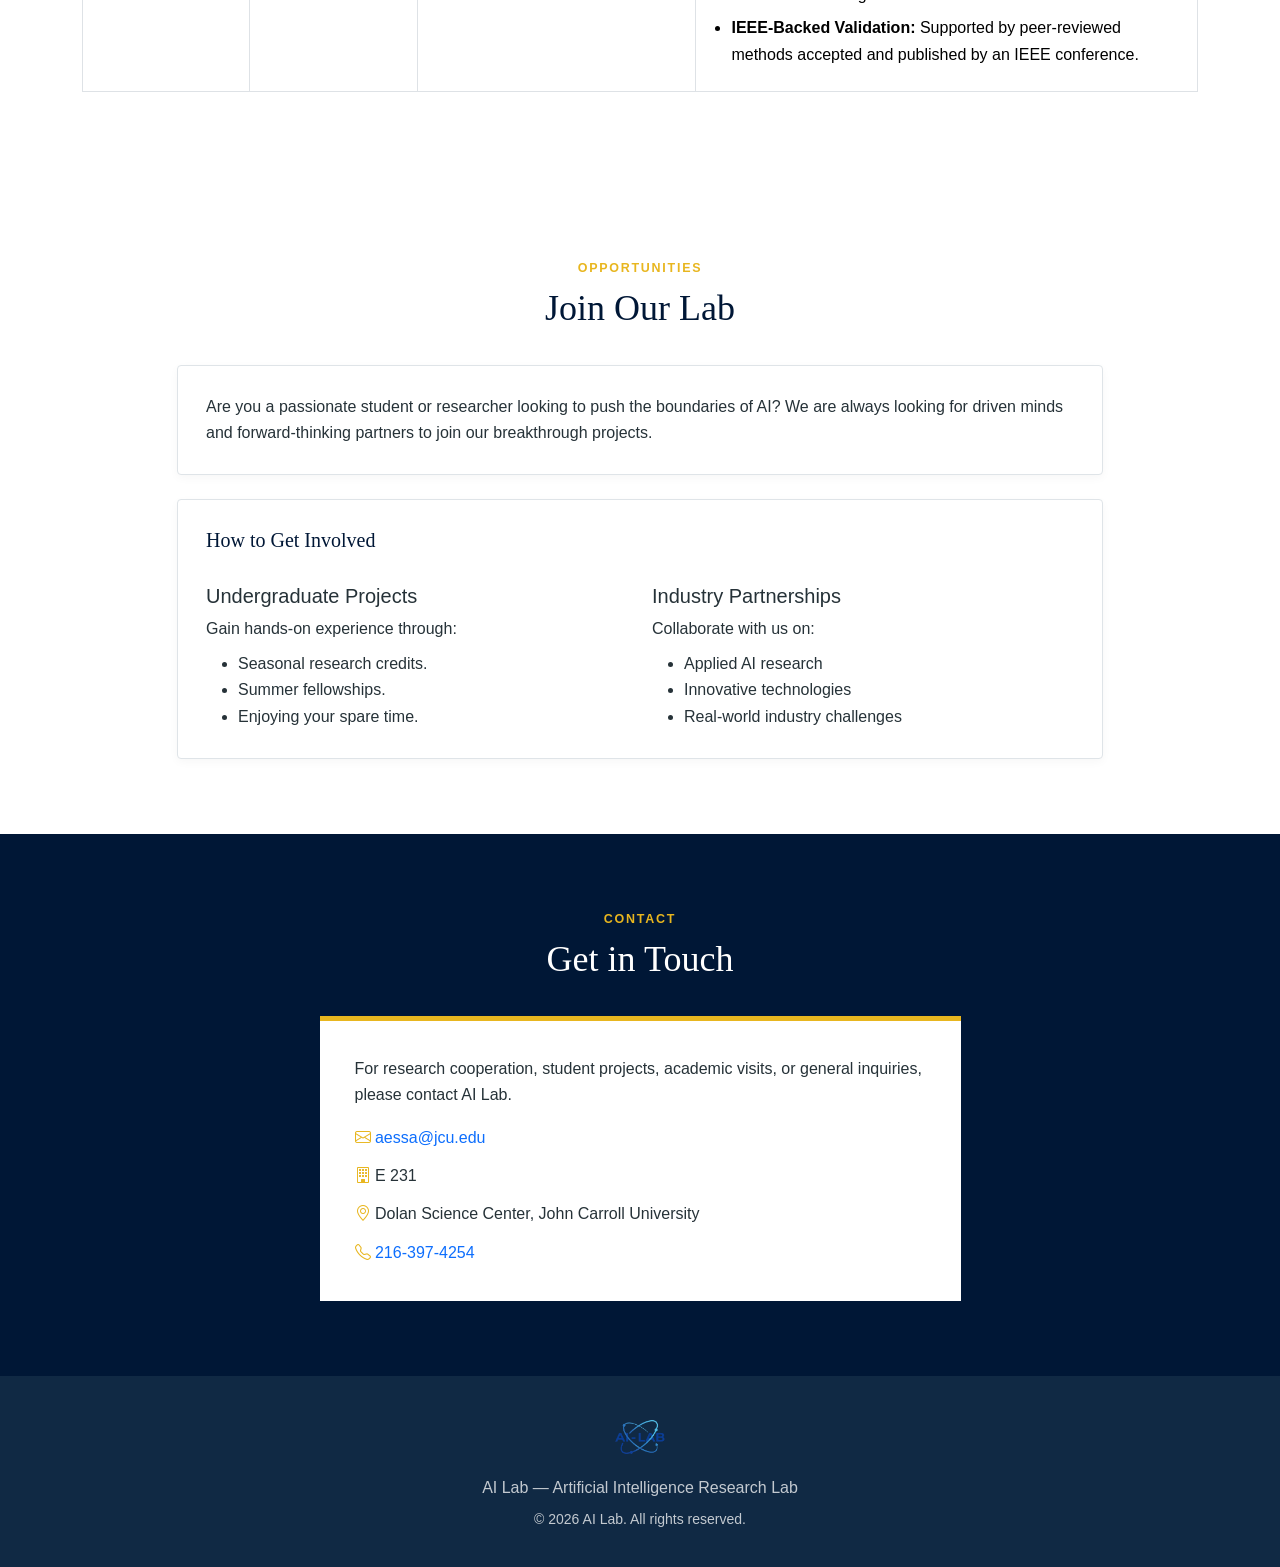
<file: Undergraduate Research.html>
<!doctype html>
<html lang="en">
<head>
  <meta charset="utf-8">
  <meta name="viewport" content="width=device-width, initial-scale=1">
  <meta name="description" content="AI-LAB Undergraduate Research">
  <title>Undergraduate Research @ JCU AI Lab</title>
  <link href="https://cdn.jsdelivr.net/npm/bootstrap@5.3.3/dist/css/bootstrap.min.css" rel="stylesheet">
  <link href="https://cdn.jsdelivr.net/npm/bootstrap-icons@1.11.3/font/bootstrap-icons.min.css" rel="stylesheet">
  <link href="styles.css" rel="stylesheet">
  <style>
    body{font-family:Arial,Helvetica,sans-serif;color:#263238;line-height:1.65}
    .top-header{background:#fff;border-bottom:1px solid #e2e6ea}.brand{color:#17365d;text-decoration:none}.brand img{width:65px;height:65px;object-fit:contain}.brand h1{margin:0;font-family:Georgia,'Times New Roman',serif;font-size:1.7rem;font-weight:700}.brand p{margin:2px 0 0;color:#6c757d;font-size:.88rem}
    .classic-nav{background:#001736;border-bottom:4px solid #e8b61f}.classic-nav .nav-link{color:rgba(255,255,255,.82);padding:1rem 1.1rem}.classic-nav .nav-link:hover,.classic-nav .nav-link.active{color:#fff;background:rgba(255,255,255,.08)}
    .page-hero{background:#F1F8FB;border-bottom:1px solid #dde2e7;padding:65px 0}.page-hero h2,.section-heading h2{font-family:Georgia,'Times New Roman',serif;color:#001736}.page-hero h2{font-size:clamp(2.2rem,5vw,4rem)}
    .section-space{padding:75px 0}.section-kicker{margin-bottom:8px;color:#e8b61f;text-transform:uppercase;letter-spacing:.14em;font-weight:700;font-size:.78rem}.section-heading{margin-bottom:35px}.section-heading h2{font-size:2.25rem}
    .classic-table{min-width:1100px}.classic-table thead{background:#001736;color:#fff}.classic-table th,.classic-table td{padding:16px;vertical-align:top}.classic-table td:first-child{white-space:nowrap;font-weight:700;color:#001736}.classic-table td:nth-child(2){font-weight:700;min-width:150px}.classic-table td:nth-child(3){min-width:260px;font-weight:600}.description-list{margin:12px 0 0;padding-left:1.2rem}.description-list li{margin-bottom:7px}
    .classic-card{background:#fff;border:1px solid #dfe4e8;border-radius:4px;padding:28px;box-shadow:0 3px 10px rgba(0,0,0,.035)}.contact-section{background:#001736}.contact-box{padding:35px;background:#fff;border-top:5px solid #e8b61f}.contact-box li{margin-top:12px}.contact-box i{width:28px;color:#e8b61f}.footer{padding:35px 0;background:#102944;color:rgba(255,255,255,.75)}.footer img{width:52px;height:52px;object-fit:contain;margin-bottom:12px}
    @media(max-width:767.98px){.brand img{width:52px;height:52px}.brand h1{font-size:1.4rem}.brand p{font-size:.75rem}.section-space{padding:55px 0}}
  </style>
</head>
<link rel="icon" type="image/png" href="logo.png">
<body>
<header class="top-header"><div class="container py-3 d-flex align-items-center justify-content-between"><a href="index.html" class="brand d-flex align-items-center gap-3"><img src="logo.png" alt="AI-LAB Logo"><div><h1>AI Lab @ JCU</h1><p>Artificial Intelligence Research Lab</p></div></a><div class="d-none d-md-block small text-secondary">Education • Research • Innovation </div></div></header>
<nav class="navbar navbar-expand-lg navbar-dark classic-nav sticky-top"><div class="container"><button class="navbar-toggler my-2" type="button" data-bs-toggle="collapse" data-bs-target="#mainMenu"><span class="navbar-toggler-icon"></span></button><div class="collapse navbar-collapse" id="mainMenu"><ul class="navbar-nav me-auto"><li class="nav-item"><a class="nav-link" href="index.html">Home</a></li><li class="nav-item"><a class="nav-link active" href="#undergraduate">Undergraduate Research &amp; Independent Study</a></li><li class="nav-item"><a class="nav-link" href="#join">Join Our Lab</a></li><li class="nav-item"><a class="nav-link" href="#contact">Contact Us</a></li></ul></div></div></nav>
<main>
<section class="page-hero"><div class="container"><p class="section-kicker">Student Research Opportunities</p><h2>Undergraduate Research &amp; Independent Study</h2><p class="lead mb-0">Undergraduate Research and Independent Study projects enable students to earn semester research credit while conducting faculty-mentored research in artificial intelligence, computer vision, robotics, extended reality, intelligent agents, and healthcare technologies.</p></div></section>
<section class="section-space"><div class="container"><div class="section-heading"><p class="section-kicker">Undergraduate Research &amp; Independent Study Projects</p><h2>Seasonal Research Credits</h2></div><div class="table-responsive"><table class="table table-bordered classic-table"><thead class="text-center align-middle"><tr><th style="width: 15%;">Semester</th><th style="width: 15%;">Student</th><th style="width: 25%;">Project</th><th style="width: 45%;">Description</th></tr></thead><tbody>
<tr><td>Fall 2025</td><td>Griffin Gulden</td><td>Hide &amp; Seek with Vision Models: Steganography in the Deep Learning Era</td><td>This project examines lightweight, vision-driven deep learning architectures to advance secure, image-based steganography.<ul class="description-list"><li><strong>Vision-Driven Architecture:</strong> Studies neural networks, U-Net structures, and hybrid Vision Transformers.</li><li><strong>Vulnerability Mitigation:</strong> Moves beyond fragile Least Significant Bit embedding.</li><li><strong>Encoders and Decoders:</strong> Designs an end-to-end system for hiding and retrieving secret messages.</li><li><strong>Established LSB Baselines:</strong> Benchmarks classical LSB methods.</li><li><strong>Practical Training Insights:</strong> Documents structural and computational challenges for future transformer-based work.</li></ul></td></tr>
<tr><td>Spring 2025</td><td>Ava Bruner</td><td>NeuroSync: AI-Enhanced EEG for Sharper BrainDrone Control</td><td>This NeuroPCA-RF optimization technique refines brain-wave processing to improve drone flight-control precision.<ul class="description-list"><li><strong>Optimized Signal Clarity:</strong> Isolates intentional brainwaves and filters background noise.</li><li><strong>Precise Command Mapping:</strong> Maps distinct neural patterns to drone actions.</li><li><strong>Unsupervised Feature Reduction:</strong> Compresses raw EEG streams into essential features.</li><li><strong>Ensemble Supervised Learning:</strong> Improves classification speed.</li><li><strong>Autonomous System Foundation:</strong> Provides a framework for assistive technologies and autonomous robotics.</li><li><strong>IEEE-Backed Validation:</strong> Supported by peer-reviewed methods accepted and published by an IEEE conference.</li></ul></td></tr>
</tbody></table></div></div></section>
<section id="join" class="section-space"><div class="container"><div class="section-heading text-center"><p class="section-kicker">Opportunities</p><h2>Join Our Lab</h2></div><div class="row g-4 justify-content-center"><div class="col-lg-10"><div class="classic-card mb-4"><p class="mb-0">Are you a passionate student or researcher looking to push the boundaries of AI? We are always looking for driven minds and forward-thinking partners to join our breakthrough projects.</p></div><div class="classic-card"><h3>How to Get Involved</h3><div class="row g-4 mt-1"><div class="col-md-6"><h4 class="h5">Undergraduate Projects</h4><p class="mb-2">Gain hands-on experience through:</p><ul class="mb-0"><li>Seasonal research credits.</li><li>Summer fellowships.</li><li>Enjoying your spare time.</li></ul></div><div class="col-md-6">
<h4 class="h5">Industry Partnerships</h4>
<p class="mb-2"> Collaborate with us on:</p>
<ul class="mb-0">
<li>Applied AI research</li>
<li>Innovative technologies</li>
<li>Real-world industry challenges</li>
</ul> 
</div></div></div></div></div></div></section>
<section id="contact" class="section-space contact-section"><div class="container"><div class="section-heading text-center"><p class="section-kicker">Contact</p><h2 class="text-white">Get in Touch</h2></div><div class="row justify-content-center"><div class="col-lg-7"><div class="contact-box"><p>For research cooperation, student projects, academic visits, or general inquiries, please contact AI Lab.</p><ul class="list-unstyled mb-0"><li><i class="bi bi-envelope"></i> <a href="mailto:aessa@jcu.edu">aessa@jcu.edu</a></li><li><i class="bi bi-building"></i> E 231</li><li><i class="bi bi-geo-alt"></i> Dolan Science Center, John Carroll University</li><li><i class="bi bi-telephone"></i> <a href="tel:+12163974254">216-397-4254</a></li></ul></div></div></div></div></section>
</main>
<footer class="footer"><div class="container text-center"><img src="logo.png" alt="AI-LAB Logo"><p class="mb-1">AI Lab — Artificial Intelligence Research Lab</p><small>&copy; <span id="year"></span> AI Lab. All rights reserved.</small></div></footer>
<script src="https://cdn.jsdelivr.net/npm/bootstrap@5.3.3/dist/js/bootstrap.bundle.min.js"></script><script>document.getElementById('year').textContent=new Date().getFullYear();</script>
</body></html>
</file>
<file: styles.css>
body{font-family:Arial,Helvetica,sans-serif;color:#263238;background:#fff;line-height:1.7}a{text-decoration:none}.top-header{background:#fff;border-bottom:1px solid #e2e6ea}.brand{color:#001736}.brand:hover{color:#001736}.brand img{width:65px;height:65px;object-fit:contain}.brand h1{margin:0;font-family:Georgia,"Times New Roman",serif;font-size:1.7rem;font-weight:700}.brand p{margin:2px 0 0;color:#6c757d;font-size:.88rem}.classic-nav{background:#001736;border-bottom:4px solid #e8b61f}.classic-nav .nav-link{color:rgba(255,255,255,.82);padding:1rem 1.1rem}.classic-nav .nav-link:hover,.classic-nav .nav-link.active{color:#fff;background:rgba(255,255,255,.08)}.hero{background:#F1F8FB;border-bottom:1px solid #dde2e7}.hero h2,.section-heading h2{font-family:Georgia,"Times New Roman",serif;color:#001736}.hero h2{font-size:clamp(2.3rem,5vw,4.2rem);line-height:1.15}.hero .lead{color:#5c6770;max-width:760px}.hero-logo-box{display:inline-flex;align-items:center;justify-content:center;width:280px;height:280px;padding:40px;background:#fff;border:1px solid #dce1e5;border-radius:6px;box-shadow:0 8px 25px rgba(23,54,93,.08)}.hero-logo-box img{max-width:100%;max-height:100%}.btn-primary{background:#001736;border-color:#001736}.btn-primary:hover{background:#102944;border-color:#102944}.btn-outline-primary{color:#001736;border-color:#001736}.btn-outline-primary:hover{background:#001736;border-color:#001736}.section-space{padding:85px 0}.section-heading{margin-bottom:40px}.section-heading h2{font-size:2.25rem;margin-bottom:0}.section-kicker{margin-bottom:8px;color:#e8b61f;text-transform:uppercase;letter-spacing:.14em;font-weight:700;font-size:.78rem}.classic-card,.member-card{background:#fff;border:1px solid #dfe4e8;border-radius:4px;padding:28px;box-shadow:0 3px 10px rgba(0,0,0,.035)}.classic-card h3,.member-card h3,.classic-news h3{font-family:Georgia,"Times New Roman",serif;color:#001736}.classic-card h3{font-size:1.25rem}.card-icon{display:inline-block;margin-bottom:18px;color:#e8b61f;font-size:2.2rem}.classic-table thead{background:#001736;color:#fff}.classic-table th,.classic-table td{padding:16px}.member-avatar{width:90px;height:90px;margin:0 auto 20px;display:flex;align-items:center;justify-content:center;background:#001736;color:#fff;border:5px solid #e7ecf1;border-radius:50%;font-family:Georgia,"Times New Roman",serif;font-size:1.4rem}.member-card h3{font-size:1.15rem;margin-bottom:5px}.member-card p{color:#6c757d}.member-card a{color:#001736;font-weight:700}.classic-news .list-group-item{padding:24px;border-color:#dfe4e8}.classic-news h3{font-size:1.2rem;margin-bottom:8px}.classic-news p,.classic-news small{color:#6c757d}.contact-section{background:#001736}.contact-box{padding:35px;background:#fff;border-top:5px solid #e8b61f}.contact-box li{margin-top:12px}.contact-box i{width:28px;color:#e8b61f}.footer{padding:35px 0;background:#102944;color:rgba(255,255,255,.75)}.footer img{width:52px;height:52px;object-fit:contain;margin-bottom:12px}@media(max-width:767.98px){.brand img{width:52px;height:52px}.brand h1{font-size:1.4rem}.brand p{font-size:.75rem}.section-space{padding:65px 0}.hero-logo-box{width:220px;height:220px}.classic-news .d-flex{flex-direction:column}}
</file>
